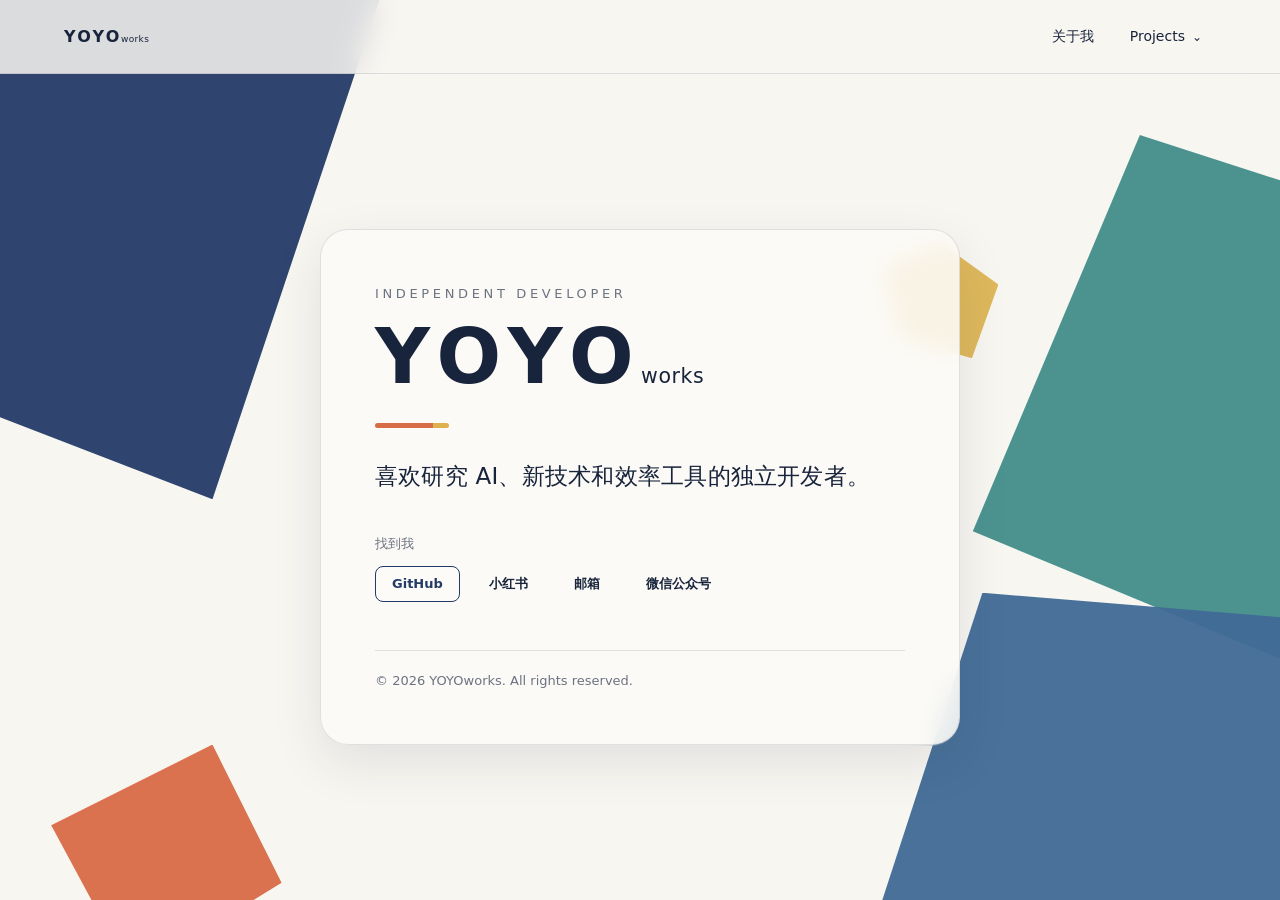
<file: index.html>
<!doctype html>
<html lang="zh-CN">
<head>
  <meta charset="utf-8">
  <meta name="viewport" content="width=device-width, initial-scale=1">
  <title>YOYOworks｜独立开发者</title>
  <meta name="description" content="YOYOworks：喜欢研究 AI、新技术和效率工具的独立开发者。">
  <meta name="theme-color" content="#f8f6f1">
  <meta name="color-scheme" content="light">
  <link rel="canonical" href="https://yoyoworks.github.io/">
  <link rel="stylesheet" href="assets/theme.css">
  <link rel="stylesheet" href="assets/home.css">
</head>
<body>
  <div class="site-shell">
    <header class="site-nav">
      <a class="brand" href="#about" aria-label="返回关于我">YOYO<span class="brand-works">works</span></a>
      <nav class="nav-links" aria-label="主导航">
        <a class="nav-link" href="#about">关于我</a>
        <details class="projects-menu">
          <summary class="projects-summary">Projects</summary>
          <div class="projects-list">
            <a class="project-item" href="/ai_free_quota/">
              <span class="project-title">Free AI Quota</span>
              <span class="project-meta">AI 免费额度清单</span>
            </a>
          </div>
        </details>
      </nav>
    </header>

    <div class="shape shape-a" aria-hidden="true"></div>
    <div class="shape shape-b" aria-hidden="true"></div>
    <div class="shape shape-c" aria-hidden="true"></div>
    <div class="shape shape-d" aria-hidden="true"></div>
    <div class="shape shape-e" aria-hidden="true"></div>

    <main id="about" class="hero">
      <article class="hero-card">
        <p class="eyebrow">Independent Developer</p>
        <h1 class="hero-name">
          <span class="hero-name-main">YOYO</span><span class="hero-name-works">works</span>
        </h1>
        <div class="accent-line" aria-hidden="true"></div>
        <p class="intro">喜欢研究 AI、新技术和效率工具的独立开发者。</p>
        <section class="contact-block" aria-labelledby="contact-heading">
          <p id="contact-heading" class="contact-label">找到我</p>
          <div class="contact-links">
            <a class="yw-button yw-button--primary" href="https://github.com/yoyoworks" target="_blank" rel="noreferrer">GitHub</a>
            <a class="yw-button yw-button--ghost" href="https://xhslink.cn/m/5k2MaxMFcjo" target="_blank" rel="noreferrer">小红书</a>
            <a class="yw-button yw-button--ghost" href="mailto:yoyoworks2026@outlook.com">邮箱</a>
            <button id="wechat-open" class="yw-button yw-button--ghost" type="button">微信公众号</button>
          </div>
        </section>
        <footer class="site-footer"></footer>
      </article>
    </main>
  </div>

  <dialog id="wechat-dialog" class="qr-dialog" aria-labelledby="qr-title">
    <div class="qr-content">
      <h2 id="qr-title" class="qr-title">微信公众号</h2>
      <p class="qr-copy">使用微信扫描二维码关注。</p>
      <img class="qr-image" src="assets/wechat-qr.png" alt="YOYOworks 微信公众号二维码" width="220" height="220">
      <button id="wechat-close" class="yw-button yw-button--primary close-button" type="button">关闭</button>
    </div>
  </dialog>

  <script src="assets/site.js"></script>
</body>
</html>
</file>
<file: assets/theme.css>
:root {
  --yw-paper: #f8f6f1;
  --yw-surface: #fcfbf7;
  --yw-surface-glass: rgba(252, 251, 247, 0.88);
  --yw-ink: #18243b;
  --yw-muted: #6c7380;
  --yw-line: rgba(24, 36, 59, 0.12);
  --yw-navy: #243b68;
  --yw-blue: #416b96;
  --yw-teal: #438f8c;
  --yw-coral: #d86c48;
  --yw-gold: #ddb24c;
  --yw-shadow: 0 18px 50px rgba(24, 36, 59, 0.10);
  --yw-shadow-card: 0 8px 24px rgba(24, 36, 59, 0.05);
  --yw-tint-blue-soft: rgba(65, 107, 150, 0.06);
  --yw-tint-blue-hover: rgba(65, 107, 150, 0.11);
  --yw-control-line: rgba(65, 107, 150, 0.28);
  --yw-space-1: 4px;
  --yw-space-2: 8px;
  --yw-space-3: 12px;
  --yw-space-4: 16px;
  --yw-space-6: 24px;
  --yw-space-8: 32px;
  --yw-space-12: 48px;
  --yw-radius-control: 8px;
  --yw-radius-card: 14px;
  --yw-radius-table: 16px;
  --yw-radius-panel: 20px;
  --yw-radius-hero: 24px;
  --yw-radius-pill: 999px;
  --yw-control-sm: 36px;
  --yw-control-md: 40px;
  --yw-control-lg: 44px;
  --yw-directory-action-width: 108px;
  --yw-directory-action-width-mobile: 124px;
  --yw-directory-platform-column: 18%;
  --yw-directory-quota-column: 52%;
  --yw-directory-reference-column: 15%;
  --yw-directory-action-column: 15%;
  --yw-directory-label-min: 84px;
  --yw-directory-clamp-lines: 3;
  --yw-font-label: 12px;
  --yw-font-control: 13px;
  --yw-font-body: 16px;
  --yw-font-hero-compact: 26px;
  --yw-transition-fast: 160ms ease;
}

* {
  box-sizing: border-box;
}

html {
  scroll-behavior: smooth;
}

body {
  min-height: 100vh;
  margin: 0;
  color: var(--yw-ink);
  background: var(--yw-paper);
  font-family: Inter, ui-sans-serif, system-ui, -apple-system, BlinkMacSystemFont, "Segoe UI", "PingFang SC", "Hiragino Sans GB", "Microsoft YaHei", sans-serif;
  font-size: var(--yw-font-body);
  line-height: 1.5;
  -webkit-font-smoothing: antialiased;
}

a,
button,
summary {
  -webkit-tap-highlight-color: transparent;
}

a:focus-visible,
button:focus-visible,
summary:focus-visible {
  outline: 3px solid rgba(65, 107, 150, 0.42);
  outline-offset: 3px;
}

.site-nav {
  position: relative;
  z-index: 40;
  display: flex;
  align-items: center;
  justify-content: space-between;
  gap: 20px;
  min-height: 74px;
  padding: 16px clamp(20px, 5vw, 68px);
  border-bottom: 1px solid var(--yw-line);
  background: rgba(248, 246, 241, 0.86);
  backdrop-filter: blur(14px);
  -webkit-backdrop-filter: blur(14px);
}

.brand {
  display: inline-flex;
  align-items: baseline;
  color: var(--yw-ink);
  font-size: 16px;
  font-weight: 700;
  letter-spacing: 0.14em;
  text-decoration: none;
  white-space: nowrap;
}

.brand-works {
  margin-left: -0.08em;
  font-size: 9px;
  font-weight: 400;
  letter-spacing: 0.04em;
}

.nav-links {
  display: flex;
  align-items: center;
  gap: 8px;
}

.nav-link,
.projects-summary {
  display: inline-flex;
  align-items: center;
  min-height: 40px;
  padding: 0 14px;
  border: 0;
  border-radius: 999px;
  color: var(--yw-ink);
  background: transparent;
  font: inherit;
  font-size: 14px;
  text-decoration: none;
  white-space: nowrap;
  cursor: pointer;
  transition: background 160ms ease;
}

.nav-link:hover,
.projects-summary:hover {
  background: rgba(255, 255, 255, 0.72);
}

.projects-menu {
  position: relative;
}

.projects-summary {
  list-style: none;
}

.projects-summary::-webkit-details-marker {
  display: none;
}

.projects-summary::after {
  content: "⌄";
  margin-left: 7px;
  font-size: 12px;
  transition: transform 160ms ease;
}

.projects-menu[open] .projects-summary::after {
  transform: rotate(180deg);
}

.projects-summary.is-active {
  color: var(--yw-navy);
  background: var(--yw-tint-blue-soft);
  font-weight: 600;
}

.projects-list {
  position: absolute;
  top: calc(100% + 10px);
  right: 0;
  width: 220px;
  padding: 8px;
  border: 1px solid var(--yw-line);
  border-radius: 16px;
  background: rgba(252, 251, 247, 0.98);
  box-shadow: var(--yw-shadow);
  backdrop-filter: blur(14px);
  -webkit-backdrop-filter: blur(14px);
}

.project-item {
  display: block;
  padding: 12px 13px;
  border-radius: 11px;
  color: var(--yw-ink);
  text-decoration: none;
  transition: background 160ms ease;
}

.project-item:hover {
  background: rgba(65, 107, 150, 0.10);
}

.project-title {
  display: flex;
  align-items: center;
  justify-content: space-between;
  gap: 10px;
  font-size: 14px;
  font-weight: 600;
}

.project-meta {
  display: block;
  margin-top: 4px;
  color: var(--yw-muted);
  font-size: 12px;
}

.glass-card {
  border: 1px solid var(--yw-line);
  background: var(--yw-surface-glass);
  box-shadow: var(--yw-shadow);
  backdrop-filter: blur(12px);
  -webkit-backdrop-filter: blur(12px);
}

.yw-button {
  display: inline-flex;
  align-items: center;
  justify-content: center;
  min-height: var(--yw-control-sm);
  padding: 0 var(--yw-space-4);
  border: 1px solid var(--yw-control-line);
  border-radius: var(--yw-radius-control);
  color: var(--yw-navy);
  background: var(--yw-tint-blue-soft);
  font: inherit;
  font-size: var(--yw-font-control);
  font-weight: 600;
  line-height: 1;
  text-align: center;
  text-decoration: none;
  white-space: nowrap;
  cursor: pointer;
  transition:
    color var(--yw-transition-fast),
    background var(--yw-transition-fast),
    border-color var(--yw-transition-fast);
}

.yw-button:hover {
  border-color: var(--yw-blue);
  background: var(--yw-tint-blue-hover);
}

.yw-button--primary {
  border-color: var(--yw-navy);
  color: var(--yw-navy);
  background: var(--yw-surface);
}

.yw-button--primary:hover {
  color: #fff;
  background: var(--yw-navy);
}

.yw-button--secondary {
  color: var(--yw-navy);
}

.yw-button--ghost {
  border-color: transparent;
  color: var(--yw-ink);
  background: transparent;
}

.yw-language-switch {
  display: inline-flex;
  min-height: var(--yw-control-sm);
  align-items: center;
  justify-content: center;
  padding: 0 var(--yw-space-3);
  border: 1px solid var(--yw-line);
  border-radius: var(--yw-radius-pill);
  color: var(--yw-ink);
  background: rgba(252, 251, 247, 0.72);
  font: inherit;
  font-size: var(--yw-font-control);
  font-weight: 600;
  line-height: 1;
  text-decoration: none;
  white-space: nowrap;
  cursor: pointer;
  transition:
    background var(--yw-transition-fast),
    border-color var(--yw-transition-fast);
}

.yw-language-switch:hover {
  border-color: var(--yw-blue);
  background: var(--yw-surface);
}

.yw-text-link {
  display: inline-flex;
  align-items: baseline;
  gap: var(--yw-space-1);
  color: var(--yw-blue);
  font-size: 14px;
  font-weight: 500;
  line-height: 1.35;
  text-decoration: none;
  border-bottom: 1px solid rgba(65, 107, 150, 0.32);
  transition:
    color var(--yw-transition-fast),
    border-color var(--yw-transition-fast);
}

.yw-text-link:hover {
  color: var(--yw-navy);
  border-color: var(--yw-navy);
}

.yw-text-link--external::after {
  content: "↗";
  font-size: 0.86em;
}

.yw-disclosure {
  display: inline-flex;
  align-items: center;
  gap: var(--yw-space-1);
  min-height: var(--yw-control-sm);
  padding: 0;
  border: 0;
  color: var(--yw-blue);
  background: transparent;
  font: inherit;
  font-size: var(--yw-font-control);
  font-weight: 600;
  line-height: 1;
  cursor: pointer;
}

.yw-disclosure::after {
  content: "＋";
  font-size: 0.9em;
}

.yw-disclosure[aria-expanded="true"]::after {
  content: "−";
}

.yw-disclosure:hover {
  color: var(--yw-navy);
}

.site-footer {
  margin-top: 48px;
  padding-top: 20px;
  border-top: 1px solid var(--yw-line);
  color: var(--yw-muted);
  font-size: 13px;
}

.site-footer-legal {
  display: block;
  margin-top: 6px;
}

.site-footer-legal:first-child {
  margin-top: 0;
}

.site-footer-global {
  width: min(1180px, calc(100% - 32px));
  margin-right: auto;
  margin-bottom: 32px;
  margin-left: auto;
}

.qr-dialog {
  width: min(calc(100% - 32px), 360px);
  padding: 0;
  border: 1px solid var(--yw-line);
  border-radius: 24px;
  color: var(--yw-ink);
  background: var(--yw-surface);
  box-shadow: var(--yw-shadow);
}

.qr-dialog::backdrop {
  background: rgba(19, 28, 45, 0.55);
  backdrop-filter: blur(8px);
  -webkit-backdrop-filter: blur(8px);
}

.qr-content {
  padding: 24px;
  text-align: center;
}

.qr-title {
  margin: 0;
  font-size: 21px;
  font-weight: 600;
}

.qr-copy {
  margin: 8px 0 18px;
  color: var(--yw-muted);
  font-size: 14px;
  line-height: 1.6;
}

.qr-image {
  display: block;
  width: min(100%, 250px);
  height: auto;
  margin: 0 auto 20px;
  border: 10px solid #fff;
  border-radius: 14px;
  outline: 1px solid var(--yw-line);
}

.close-button {
  width: 100%;
}

@media (max-width: 640px) {
  .site-nav {
    min-height: 66px;
    padding: 12px 16px;
  }

  .brand {
    font-size: 14px;
  }

  .nav-link,
  .projects-summary {
    min-height: 38px;
    padding: 0 10px;
    font-size: 13px;
  }

  .yw-language-switch {
    min-height: var(--yw-control-sm);
    padding: 0 var(--yw-space-3);
  }

  .projects-list {
    width: 196px;
  }
}

@media (max-width: 360px) {
  .site-nav {
    gap: 6px;
    padding: 10px;
  }

  .brand {
    font-size: 13px;
    letter-spacing: 0.1em;
  }

  .nav-links {
    gap: 1px;
  }

  .nav-link,
  .projects-summary {
    min-height: 36px;
    padding: 0 7px;
    font-size: 12px;
  }

  .yw-language-switch {
    min-height: var(--yw-control-sm);
    padding: 0 var(--yw-space-2);
    font-size: var(--yw-font-label);
  }

  .projects-summary::after {
    margin-left: 4px;
  }
}

@media (prefers-reduced-motion: reduce) {
  html {
    scroll-behavior: auto;
  }

  *,
  *::before,
  *::after {
    transition-duration: 0.01ms !important;
    animation-duration: 0.01ms !important;
    animation-iteration-count: 1 !important;
  }
}
</file>
<file: assets/home.css>
.site-shell {
  position: relative;
  min-height: 100vh;
  overflow: hidden;
  isolation: isolate;
}

.hero {
  display: grid;
  min-height: calc(100vh - 74px);
  place-items: center;
  padding: clamp(40px, 8vw, 96px) 20px;
}

.hero-card {
  width: min(100%, 640px);
  padding: clamp(28px, 6vw, 54px);
  border: 1px solid var(--yw-line);
  border-radius: 28px;
  background: var(--yw-surface-glass);
  box-shadow: var(--yw-shadow);
  backdrop-filter: blur(12px);
  -webkit-backdrop-filter: blur(12px);
}

.eyebrow {
  margin: 0 0 16px;
  color: var(--yw-muted);
  font-size: 13px;
  letter-spacing: 0.28em;
  text-transform: uppercase;
}

.hero-name {
  display: inline-flex;
  align-items: baseline;
  margin: 0;
  color: var(--yw-ink);
  font-size: clamp(46px, 10vw, 76px);
  line-height: 1;
  letter-spacing: 0.12em;
}

.hero-name-main {
  font-weight: 560;
}

.hero-name-works {
  margin-left: -0.08em;
  font-size: 0.27em;
  font-weight: 400;
  letter-spacing: 0.03em;
}

.accent-line {
  width: 74px;
  height: 5px;
  margin: 28px 0;
  border-radius: 999px;
  background: linear-gradient(90deg, var(--yw-coral) 0 78%, var(--yw-gold) 78% 100%);
}

.intro {
  max-width: 500px;
  margin: 0;
  font-size: clamp(19px, 3vw, 23px);
  line-height: 1.75;
  letter-spacing: 0.01em;
}

.contact-block {
  margin-top: 38px;
}

.contact-label {
  margin: 0 0 12px;
  color: var(--yw-muted);
  font-size: 13px;
}

.contact-links {
  display: flex;
  flex-wrap: wrap;
  gap: 12px;
}

.shape {
  position: absolute;
  z-index: -1;
  opacity: 0.95;
  pointer-events: none;
}

.shape-a {
  width: min(44vw, 620px);
  height: min(46vw, 610px);
  left: -12vw;
  top: -7vw;
  background: var(--yw-navy);
  clip-path: polygon(0 0, 100% 0, 65% 100%, 0 76%);
}

.shape-b {
  width: min(29vw, 430px);
  height: min(43vw, 570px);
  right: -5vw;
  top: 15vh;
  background: var(--yw-teal);
  clip-path: polygon(45% 0, 100% 12%, 100% 100%, 0 72%);
}

.shape-c {
  width: min(43vw, 650px);
  height: min(33vw, 470px);
  right: -9vw;
  bottom: -9vw;
  background: var(--yw-blue);
  clip-path: polygon(25% 0, 100% 8%, 100% 100%, 0 100%);
}

.shape-d {
  width: clamp(150px, 18vw, 260px);
  height: clamp(150px, 18vw, 260px);
  left: 4vw;
  bottom: -75px;
  background: var(--yw-coral);
  clip-path: polygon(0 35%, 70% 0, 100% 60%, 35% 100%);
}

.shape-e {
  width: clamp(82px, 9vw, 132px);
  height: clamp(82px, 9vw, 132px);
  right: 22vw;
  top: 27vh;
  background: var(--yw-gold);
  clip-path: polygon(50% 0, 100% 36%, 77% 100%, 14% 82%, 0 22%);
  opacity: 0.9;
}

@media (max-width: 640px) {
  .hero {
    min-height: calc(100vh - 66px);
    padding: 42px 16px 52px;
  }

  .hero-card {
    border-radius: 24px;
  }

  .shape-a {
    width: 72vw;
    height: 66vw;
    left: -34vw;
    top: 34px;
  }

  .shape-b {
    width: 52vw;
    height: 70vw;
    right: -27vw;
    top: 18vh;
  }

  .shape-c {
    width: 75vw;
    height: 55vw;
    right: -32vw;
    bottom: -18vw;
  }

  .shape-d {
    left: -45px;
    bottom: -65px;
  }

  .shape-e {
    right: 3vw;
    top: 30vh;
  }
}
</file>
